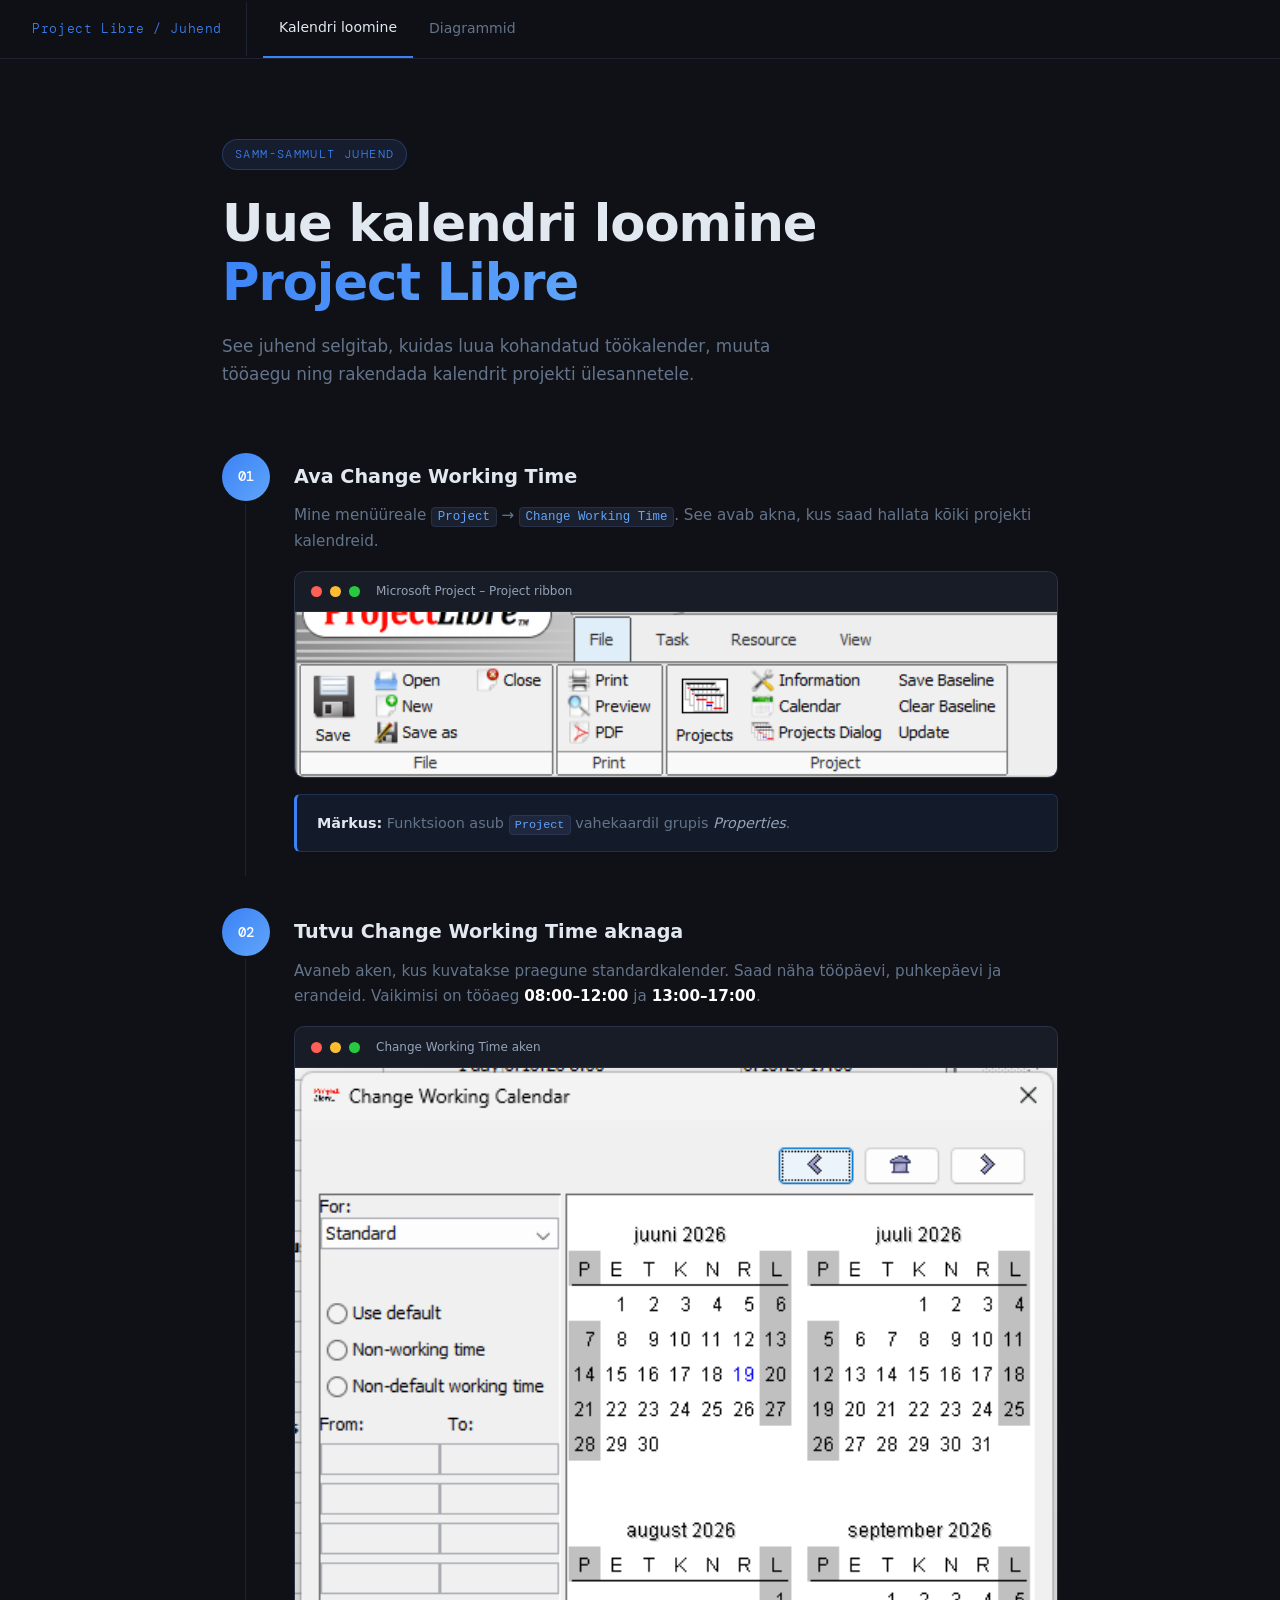
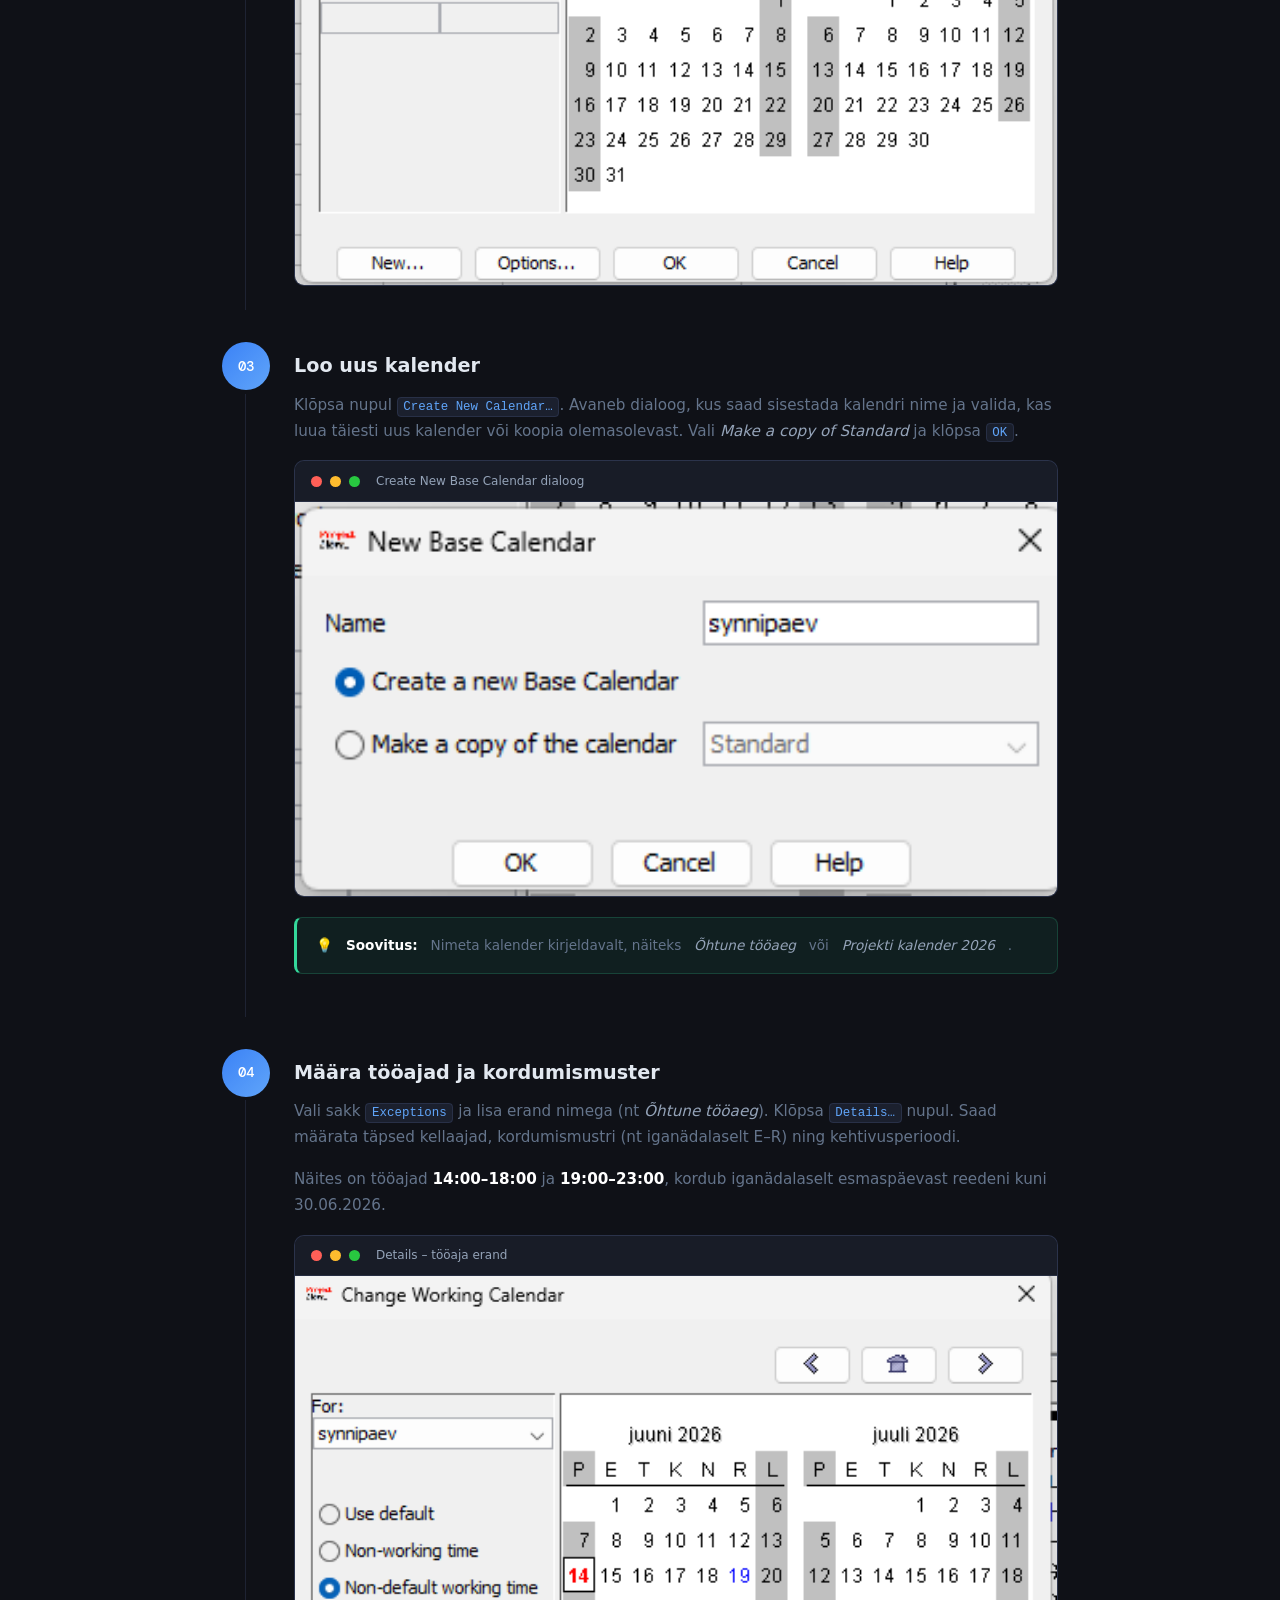
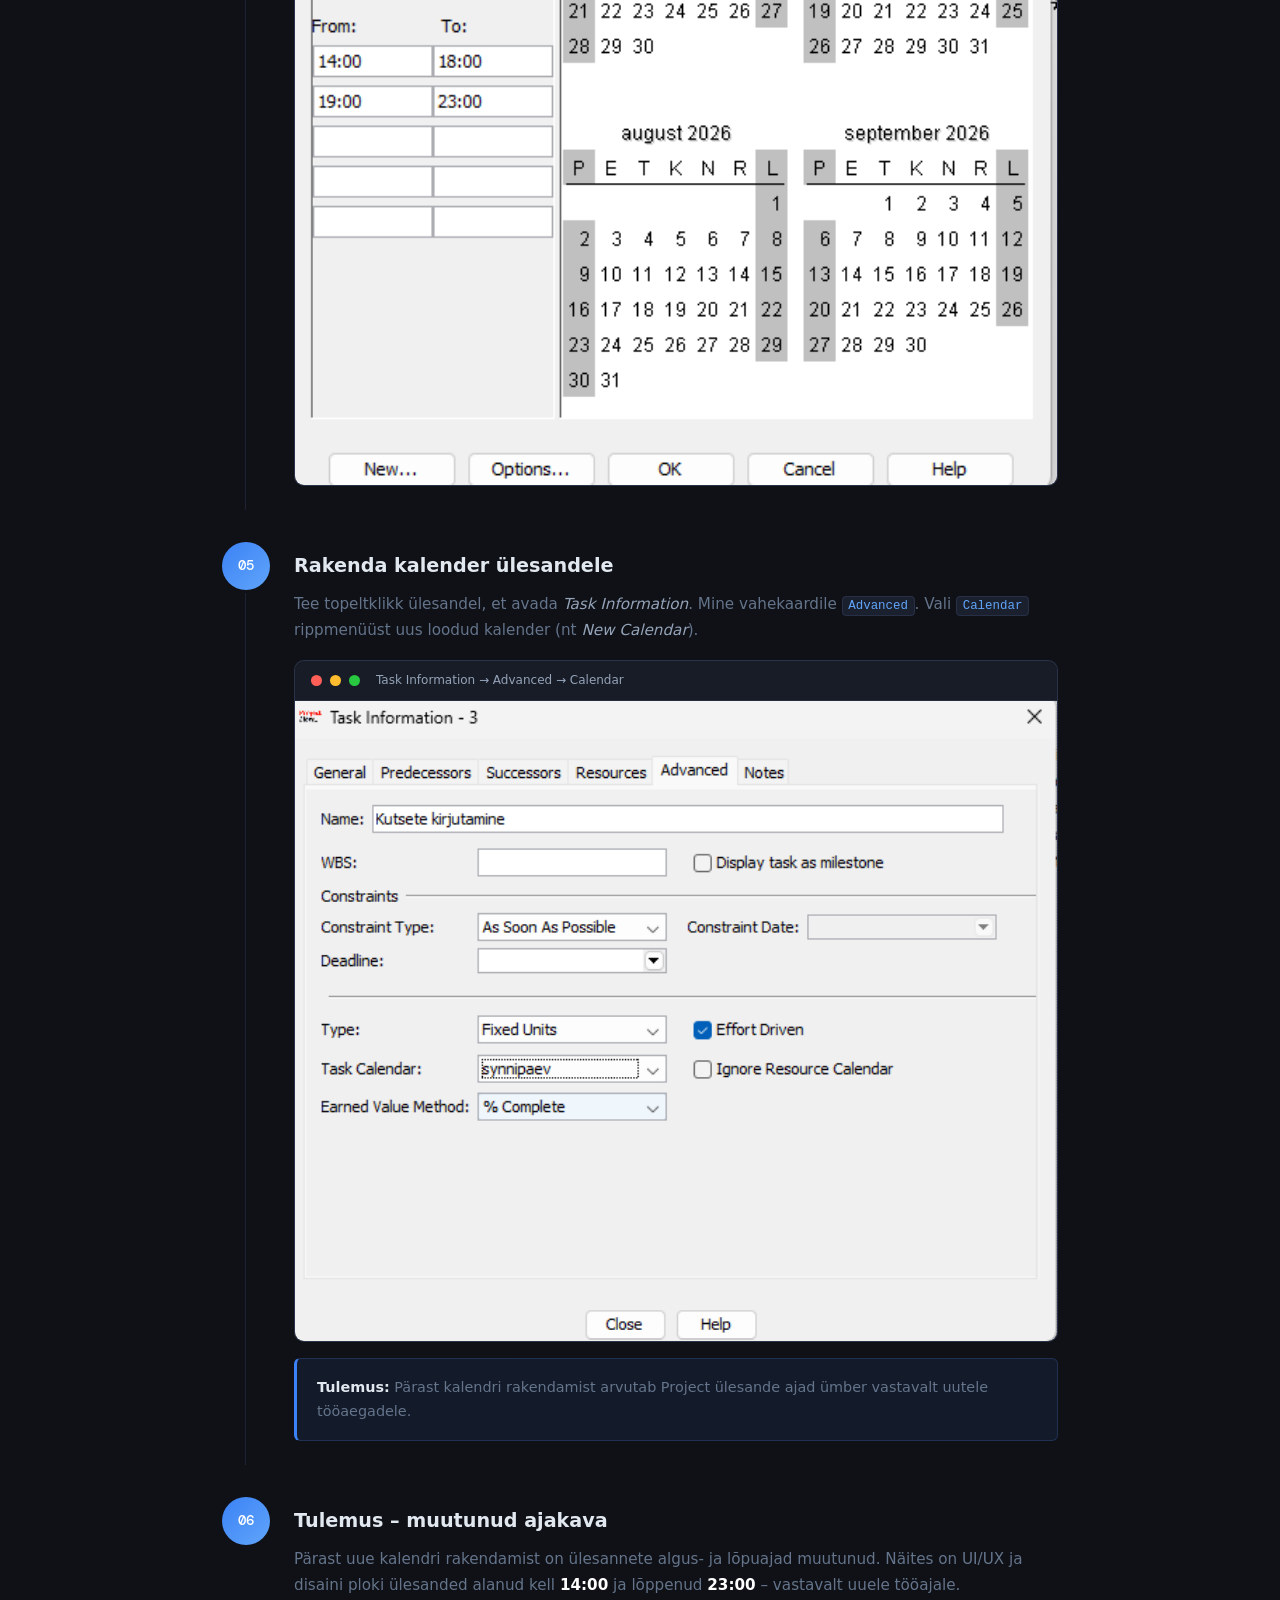
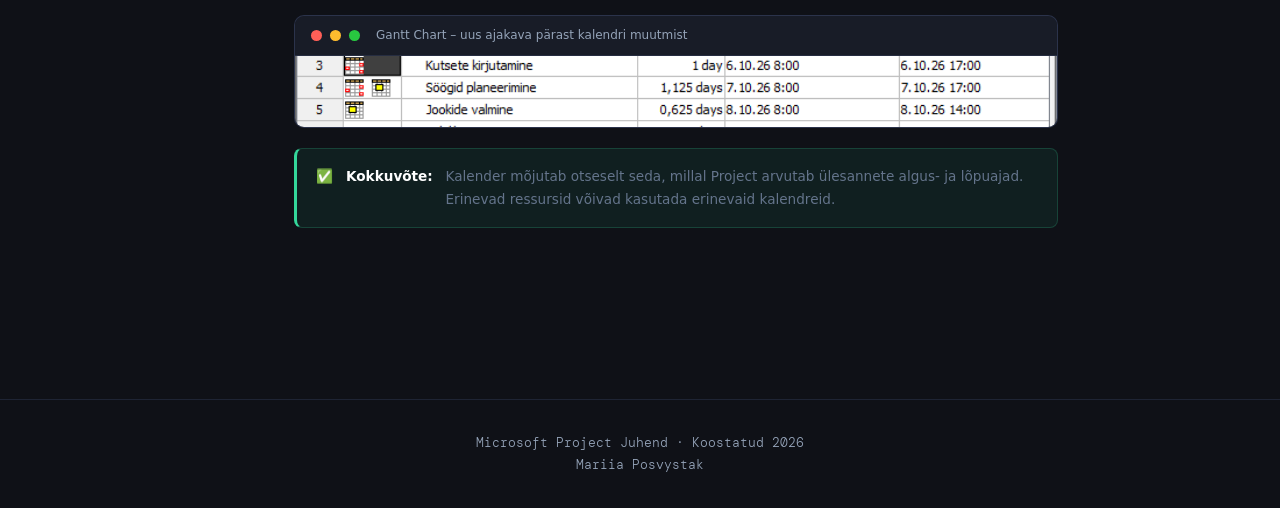
<file: index.html>
<!DOCTYPE html>
<html lang="et">
<head>
<meta charset="UTF-8">
<meta name="viewport" content="width=device-width, initial-scale=1.0">
<title>Project Libre – Kalendri loomine</title>
<link rel="stylesheet" href="style.css" />
</head>
<body>

<nav>
  <div class="nav-logo">Project Libre  / Juhend</div>
  <a href="index.html" class="active">Kalendri loomine</a>
  <a href="diagramm.html">Diagrammid</a>
</nav>

<div class="hero">
  <div class="hero-tag">Samm-sammult juhend</div>
  <h1>Uue kalendri loomine<br><span>Project Libre</span></h1>
  <p>See juhend selgitab, kuidas luua kohandatud töökalender, muuta tööaegu ning rakendada kalendrit projekti ülesannetele.</p>
</div>

<div class="content">

  <div class="step">
    <div class="step-num">01</div>
    <div class="step-body">
      <h2>Ava Change Working Time</h2>
      <p>Mine menüüreale <code>Project</code> → <code>Change Working Time</code>. See avab akna, kus saad hallata kõiki projekti kalendreid.</p>
      <div class="screenshot">
        <div class="screenshot-bar"><div class="dot dot-r"></div><div class="dot dot-y"></div><div class="dot dot-g"></div><span style="font-size:0.75rem;color:var(--text-dim);margin-left:0.5rem">Microsoft Project – Project ribbon</span></div>
        <img src="Pildid/libre_1.png" alt="Project menüü – Change Working Time nupp">
      </div>
      <div class="info-box"><strong>Märkus:</strong> Funktsioon asub <code>Project</code> vahekaardil grupis <em>Properties</em>.</div>
    </div>
  </div>

  <div class="step">
    <div class="step-num">02</div>
    <div class="step-body">
      <h2>Tutvu Change Working Time aknaga</h2>
      <p>Avaneb aken, kus kuvatakse praegune standardkalender. Saad näha tööpäevi, puhkepäevi ja erandeid. Vaikimisi on tööaeg <strong>08:00–12:00</strong> ja <strong>13:00–17:00</strong>.</p>
      <div class="screenshot">
        <div class="screenshot-bar"><div class="dot dot-r"></div><div class="dot dot-y"></div><div class="dot dot-g"></div><span style="font-size:0.75rem;color:var(--text-dim);margin-left:0.5rem">Change Working Time aken</span></div>
        <img src="Pildid/libre_2.png" alt="Change Working Time aken – standardkalender">
      </div>
    </div>
  </div>

  <div class="step">
    <div class="step-num">03</div>
    <div class="step-body">
      <h2>Loo uus kalender</h2>
      <p>Klõpsa nupul <code>Create New Calendar…</code>. Avaneb dialoog, kus saad sisestada kalendri nime ja valida, kas luua täiesti uus kalender või koopia olemasolevast. Vali <em>Make a copy of Standard</em> ja klõpsa <code>OK</code>.</p>
      <div class="screenshot">
        <div class="screenshot-bar"><div class="dot dot-r"></div><div class="dot dot-y"></div><div class="dot dot-g"></div><span style="font-size:0.75rem;color:var(--text-dim);margin-left:0.5rem">Create New Base Calendar dialoog</span></div>
       <img src="Pildid/libre_3.png" alt="Uue kalendri loomise dialoog">
      </div>
      <div class="tip-box">💡 <strong>Soovitus:</strong> Nimeta kalender kirjeldavalt, näiteks <em>Õhtune tööaeg</em> või <em>Projekti kalender 2026</em>.</div>
    </div>
  </div>

  <div class="step">
    <div class="step-num">04</div>
    <div class="step-body">
      <h2>Määra tööajad ja kordumismuster</h2>
      <p>Vali sakk <code>Exceptions</code> ja lisa erand nimega (nt <em>Õhtune tööaeg</em>). Klõpsa <code>Details…</code> nupul. Saad määrata täpsed kellaajad, kordumismustri (nt iganädalaselt E–R) ning kehtivusperioodi.</p>
      <p>Näites on tööajad <strong>14:00–18:00</strong> ja <strong>19:00–23:00</strong>, kordub iganädalaselt esmaspäevast reedeni kuni 30.06.2026.</p>
      <div class="screenshot">
        <div class="screenshot-bar"><div class="dot dot-r"></div><div class="dot dot-y"></div><div class="dot dot-g"></div><span style="font-size:0.75rem;color:var(--text-dim);margin-left:0.5rem">Details – tööaja erand</span></div>
        <img src="Pildid/libre_4.png" alt="Erandite detailide aken – tööajad ja kordumismuster">
      </div>
    </div>
  </div>

  <div class="step">
    <div class="step-num">05</div>
    <div class="step-body">
      <h2>Rakenda kalender ülesandele</h2>
      <p>Tee topeltklikk ülesandel, et avada <em>Task Information</em>. Mine vahekaardile <code>Advanced</code>. Vali <code>Calendar</code> rippmenüüst uus loodud kalender (nt <em>New Calendar</em>).</p>
      <div class="screenshot">
        <div class="screenshot-bar"><div class="dot dot-r"></div><div class="dot dot-y"></div><div class="dot dot-g"></div><span style="font-size:0.75rem;color:var(--text-dim);margin-left:0.5rem">Task Information → Advanced → Calendar</span></div>
        <img src="Pildid/libre_5.png" alt="Task Information – kalendri valik Advanced vahekaardil">
      </div>
      <div class="info-box"><strong>Tulemus:</strong> Pärast kalendri rakendamist arvutab Project ülesande ajad ümber vastavalt uutele tööaegadele.</div>
    </div>
  </div>

  <div class="step">
    <div class="step-num">06</div>
    <div class="step-body">
      <h2>Tulemus – muutunud ajakava</h2>
      <p>Pärast uue kalendri rakendamist on ülesannete algus- ja lõpuajad muutunud. Näites on UI/UX ja disaini ploki ülesanded alanud kell <strong>14:00</strong> ja lõppenud <strong>23:00</strong> – vastavalt uuele tööajale.</p>
      <div class="screenshot">
        <div class="screenshot-bar"><div class="dot dot-r"></div><div class="dot dot-y"></div><div class="dot dot-g"></div><span style="font-size:0.75rem;color:var(--text-dim);margin-left:0.5rem">Gantt Chart – uus ajakava pärast kalendri muutmist</span></div>
        <img src="Pildid/libre_6.png" alt="Gantt chart – ülesanded uue tööajaga">
      </div>
      <div class="tip-box">✅ <strong>Kokkuvõte:</strong> Kalender mõjutab otseselt seda, millal Project arvutab ülesannete algus- ja lõpuajad. Erinevad ressursid võivad kasutada erinevaid kalendreid.</div>
    </div>
  </div>

</div>

<footer>Microsoft Project Juhend · Koostatud 2026 <br> Mariia Posvystak</footer>
</body>
</html>
</file>
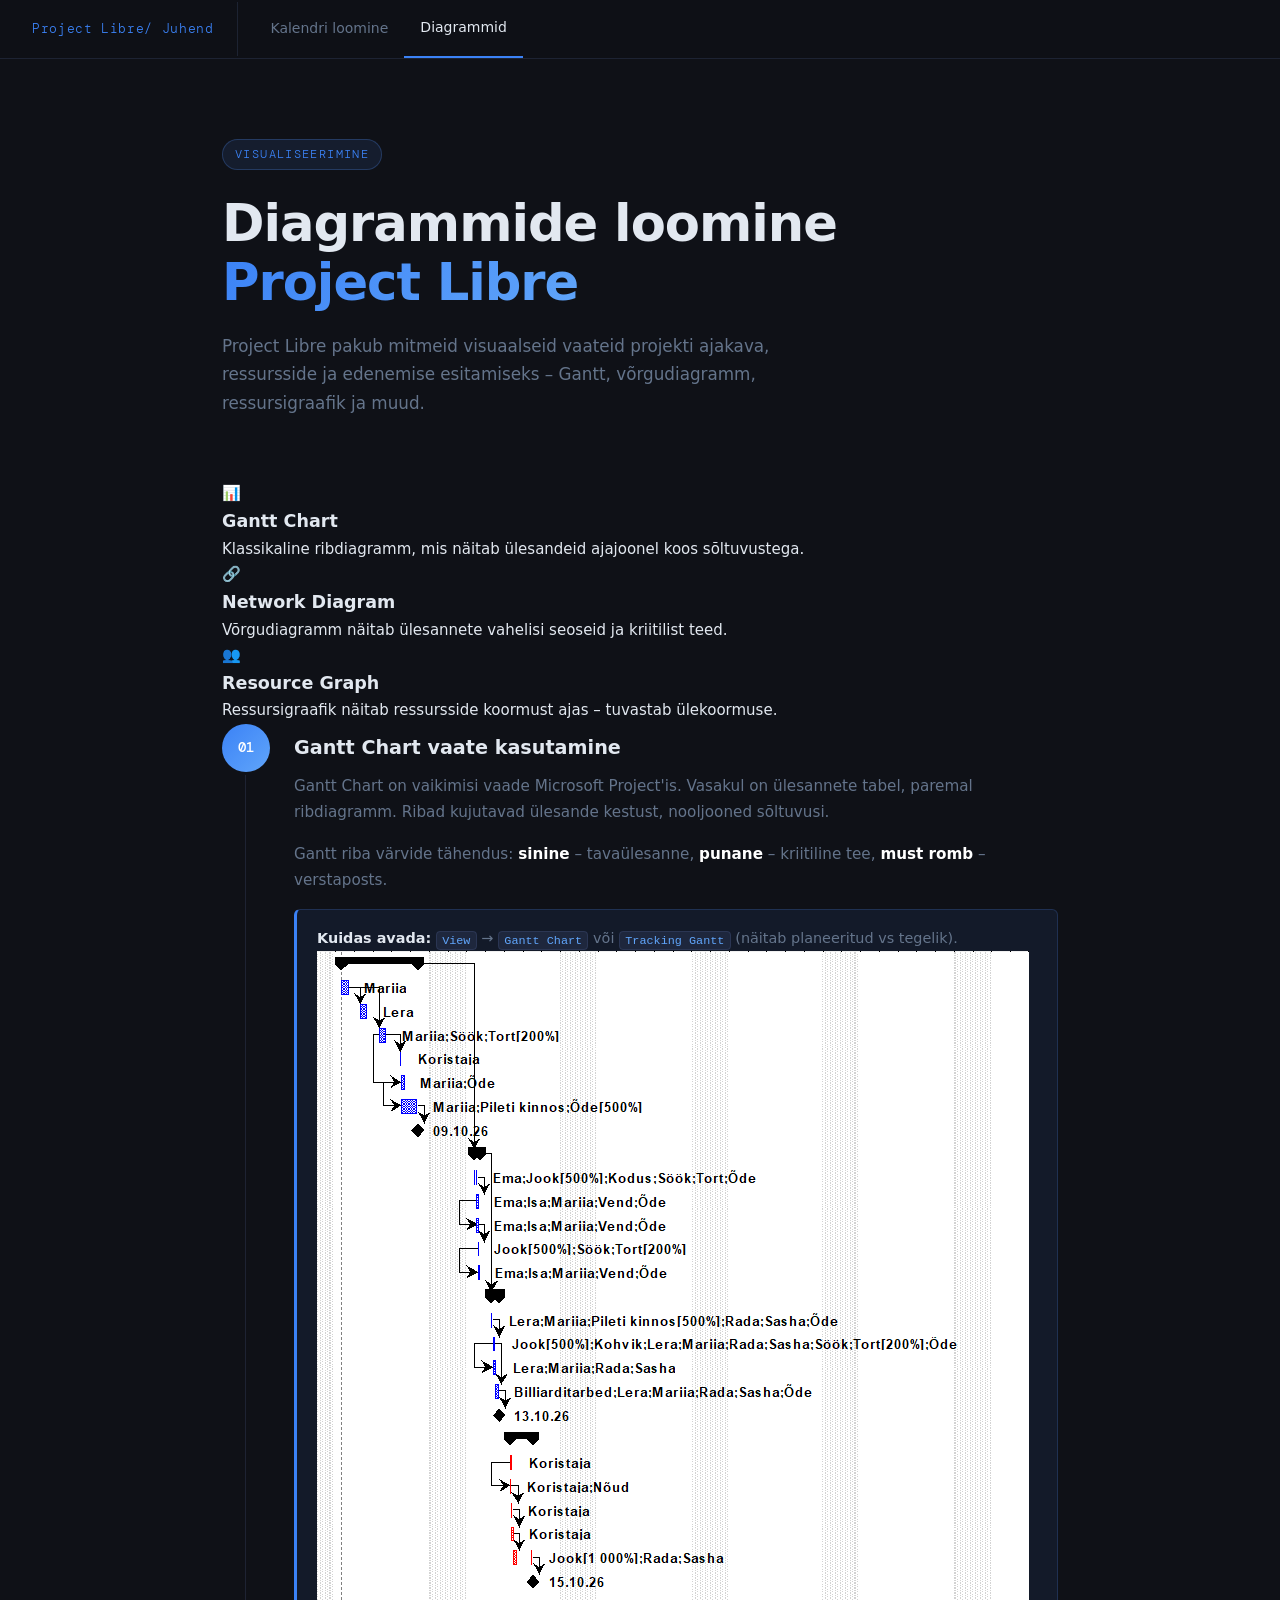
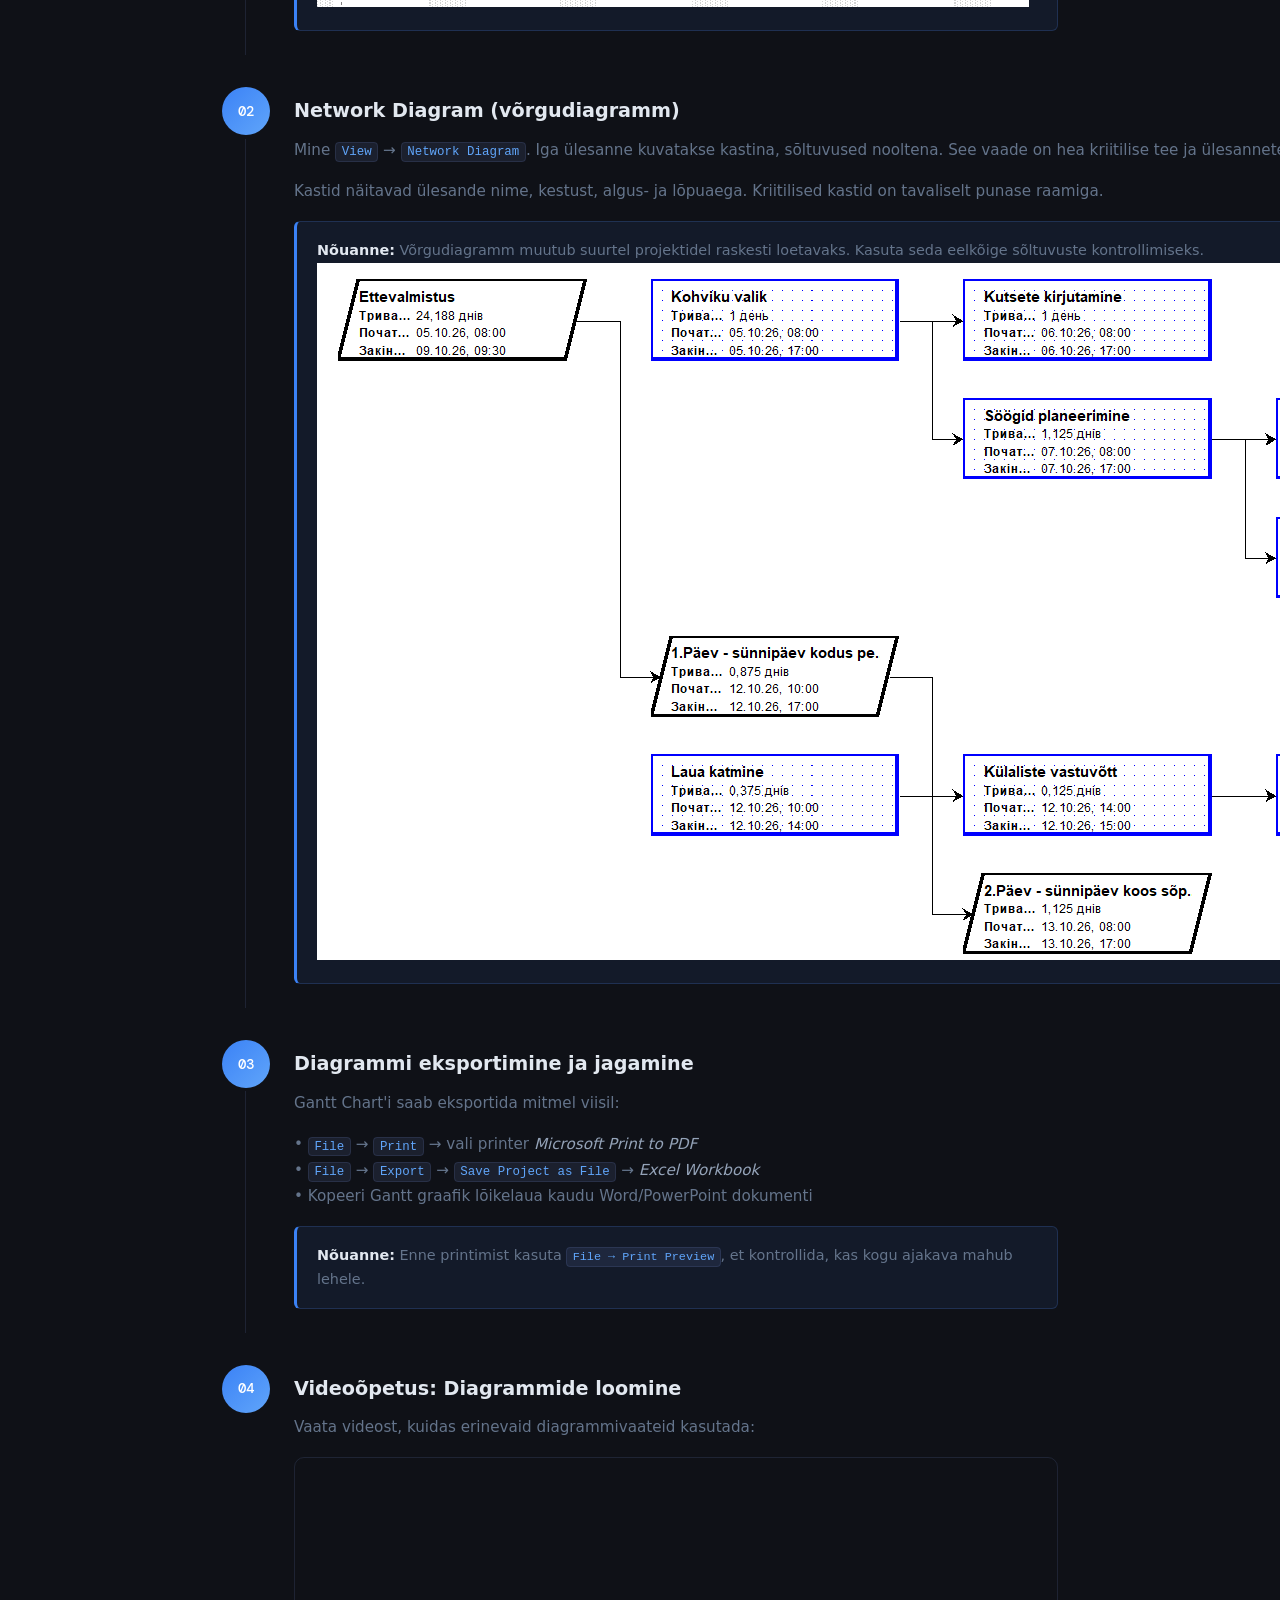
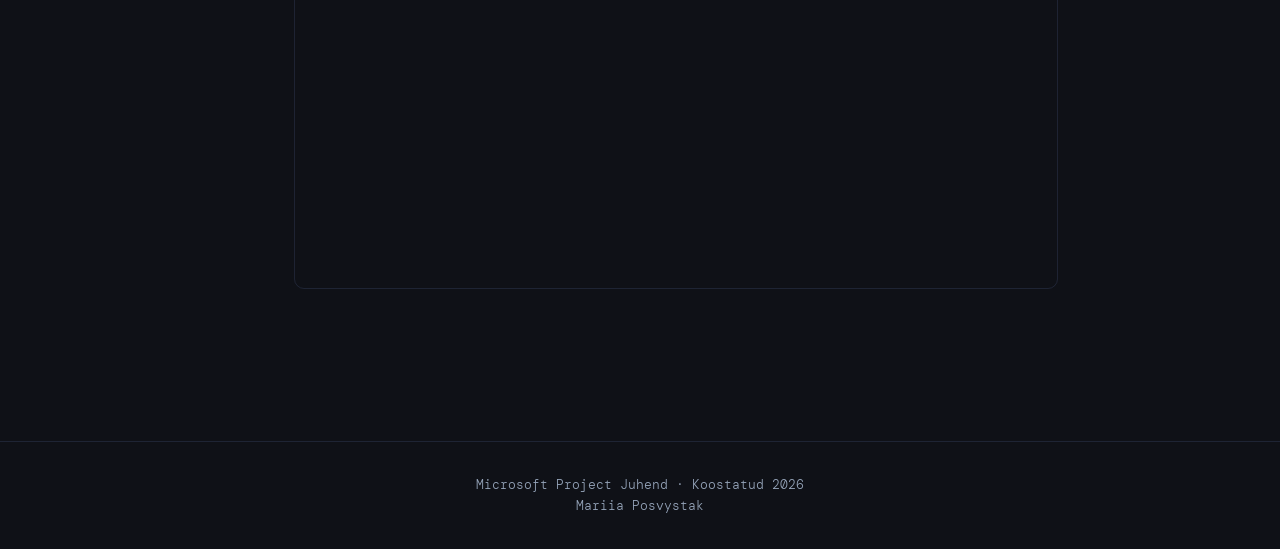
<file: diagramm.html>
<!DOCTYPE html>
<html lang="et">
<head>
<meta charset="UTF-8">
<meta name="viewport" content="width=device-width, initial-scale=1.0">
<title>Project Libre – Diagrammide loomine</title>
<link rel="stylesheet" href="style.css" />
</head>
<body>

<nav>
  <div class="nav-logo">Project Libre/ Juhend</div>
  <a href="index.html">Kalendri loomine</a>
  <a href="diagramm.html" class="active">Diagrammid</a>
</nav>

<div class="hero">
  <div class="hero-tag">Visualiseerimine</div>
  <h1>Diagrammide loomine<br><span>Project Libre</span></h1>
  <p>Project Libre pakub mitmeid visuaalseid vaateid projekti ajakava, ressursside ja edenemise esitamiseks – Gantt, võrgudiagramm, ressursigraafik ja muud.</p>
</div>

<div class="content">

  <div class="type-grid">
    <div class="type-card">
      <div class="icon">📊</div>
      <h3>Gantt Chart</h3>
      <p>Klassikaline ribdiagramm, mis näitab ülesandeid ajajoonel koos sõltuvustega.</p>
    </div>
    <div class="type-card">
      <div class="icon">🔗</div>
      <h3>Network Diagram</h3>
      <p>Võrgudiagramm näitab ülesannete vahelisi seoseid ja kriitilist teed.</p>
    </div>
    <div class="type-card">
      <div class="icon">👥</div>
      <h3>Resource Graph</h3>
      <p>Ressursigraafik näitab ressursside koormust ajas – tuvastab ülekoormuse.</p>
    </div>
  </div>

  <div class="step">
    <div class="step-num">01</div>
    <div class="step-body">
      <h2>Gantt Chart vaate kasutamine</h2>
      <p>Gantt Chart on vaikimisi vaade Microsoft Project'is. Vasakul on ülesannete tabel, paremal ribdiagramm. Ribad kujutavad ülesande kestust, nooljooned sõltuvusi.</p>
      <p>Gantt riba värvide tähendus: <strong>sinine</strong> – tavaülesanne, <strong>punane</strong> – kriitiline tee, <strong>must romb</strong> – verstaposts.</p>
      <div class="info-box"><strong>Kuidas avada:</strong> <code>View</code> → <code>Gantt Chart</code> või <code>Tracking Gantt</code> (näitab planeeritud vs tegelik).
      <img src="Pildid/diag_gr.png" alt="Project menüü – Change Working Time nupp"></div>
    </div>
  </div>

  <div class="step">
    <div class="step-num">02</div>
    <div class="step-body">
      <h2>Network Diagram (võrgudiagramm)</h2>
      <p>Mine <code>View</code> → <code>Network Diagram</code>. Iga ülesanne kuvatakse kastina, sõltuvused nooltena. See vaade on hea kriitilise tee ja ülesannete seoste analüüsimiseks.</p>
      <p>Kastid näitavad ülesande nime, kestust, algus- ja lõpuaega. Kriitilised kastid on tavaliselt punase raamiga.</p>
      <div class="info-box"><strong>Nõuanne:</strong> Võrgudiagramm muutub suurtel projektidel raskesti loetavaks. Kasuta seda eelkõige sõltuvuste kontrollimiseks.
      <img src="Pildid/diag.png" alt="Project menüü – Change Working Time nupp"></div>
    </div>
  </div>
  
  <div class="step">
    <div class="step-num">03</div>
    <div class="step-body">
      <h2>Diagrammi eksportimine ja jagamine</h2>
      <p>Gantt Chart'i saab eksportida mitmel viisil:</p>
      <p>• <code>File</code> → <code>Print</code> → vali printer <em>Microsoft Print to PDF</em><br>
         • <code>File</code> → <code>Export</code> → <code>Save Project as File</code> → <em>Excel Workbook</em><br>
         • Kopeeri Gantt graafik lõikelaua kaudu Word/PowerPoint dokumenti</p>
      <div class="info-box"><strong>Nõuanne:</strong> Enne printimist kasuta <code>File → Print Preview</code>, et kontrollida, kas kogu ajakava mahub lehele.</div>
    </div>
  </div>

  <div class="step">
    <div class="step-num">04</div>
    <div class="step-body">
      <h2>Videoõpetus: Diagrammide loomine</h2>
      <p>Vaata videost, kuidas erinevaid diagrammivaateid kasutada:</p>
      <div class="video-wrap">
        <iframe src="https://www.youtube.com/embed/iTpoBlkR0OE" allowfullscreen title="Diagrammide loomine MS Project'is"></iframe>
      </div>
    </div>
  </div>

</div>

<footer>Microsoft Project Juhend · Koostatud 2026<br>Mariia Posvystak</footer>
</body>
</html>
</file>
<file: style.css>
@import url('https://fonts.googleapis.com/css2?family=DM+Sans:wght@300;400;500;600;700&family=DM+Mono:wght@400;500&display=swap');

:root {
  --bg: #0f1117;
  --surface: #181c27;
  --surface2: #1e2333;
  --border: #2a2f42;
  --accent: #4f8ef7;
  --accent2: #7c5cfc;
  --success: #34d89b;
  --text: #e8eaf6;
  --text-muted: #8892a4;
  --text-dim: #5a6278;
  --step-bg: #1a1f2e;
}

* { box-sizing: border-box; margin: 0; padding: 0; }

html { scroll-behavior: smooth; }

body {
  font-family: 'DM Sans', sans-serif;
  background: var(--bg);
  color: var(--text);
  min-height: 100vh;
  line-height: 1.65;
}

/* NAV */
nav {
  position: sticky; top: 0; z-index: 100;
  background: rgba(15,17,23,0.92);
  backdrop-filter: blur(12px);
  border-bottom: 1px solid var(--border);
  padding: 0 2rem;
  display: flex; align-items: center; gap: 0;
}

.nav-logo {
  font-family: 'DM Mono', monospace;
  font-size: 0.8rem;
  color: var(--accent);
  padding: 1rem 1.5rem 1rem 0;
  border-right: 1px solid var(--border);
  margin-right: 1rem;
  white-space: nowrap;
  letter-spacing: 0.05em;
}

nav a {
  color: var(--text-muted);
  text-decoration: none;
  font-size: 0.875rem;
  font-weight: 500;
  padding: 1rem 1rem;
  transition: color 0.2s;
  white-space: nowrap;
}

nav a:hover, nav a.active {
  color: var(--text);
}

nav a.active {
  border-bottom: 2px solid var(--accent);
}

/* HERO */
.hero {
  padding: 5rem 2rem 4rem;
  max-width: 900px;
  margin: 0 auto;
}

.hero-tag {
  display: inline-block;
  font-family: 'DM Mono', monospace;
  font-size: 0.72rem;
  letter-spacing: 0.12em;
  text-transform: uppercase;
  color: var(--accent);
  background: rgba(79,142,247,0.1);
  border: 1px solid rgba(79,142,247,0.25);
  padding: 0.3rem 0.75rem;
  border-radius: 2rem;
  margin-bottom: 1.5rem;
}

.hero h1 {
  font-size: clamp(2rem, 5vw, 3.2rem);
  font-weight: 700;
  line-height: 1.15;
  margin-bottom: 1.25rem;
  letter-spacing: -0.02em;
}

.hero h1 span {
  background: linear-gradient(135deg, var(--accent), var(--accent2));
  -webkit-background-clip: text;
  -webkit-text-fill-color: transparent;
  background-clip: text;
}

.hero p {
  font-size: 1.05rem;
  color: var(--text-muted);
  max-width: 620px;
}

/* CONTENT */
.content {
  max-width: 900px;
  margin: 0 auto;
  padding: 0 2rem 6rem;
}

/* STEP CARDS */
.step {
  display: grid;
  grid-template-columns: 3rem 1fr;
  gap: 0 1.5rem;
  margin-bottom: 3.5rem;
  position: relative;
}

.step::after {
  content: '';
  position: absolute;
  left: 1.45rem;
  top: 3.2rem;
  bottom: -1.5rem;
  width: 1px;
  background: var(--border);
}

.step:last-child::after { display: none; }

.step-num {
  width: 3rem; height: 3rem;
  border-radius: 50%;
  background: linear-gradient(135deg, var(--accent), var(--accent2));
  display: flex; align-items: center; justify-content: center;
  font-family: 'DM Mono', monospace;
  font-size: 0.85rem;
  font-weight: 500;
  color: #fff;
  flex-shrink: 0;
  position: relative;
  z-index: 1;
}

.step-body h2 {
  font-size: 1.2rem;
  font-weight: 600;
  margin-bottom: 0.6rem;
  padding-top: 0.5rem;
}

.step-body p {
  color: var(--text-muted);
  font-size: 0.95rem;
  margin-bottom: 1rem;
}

/* SCREENSHOT */
.screenshot {
  border: 1px solid var(--border);
  border-radius: 10px;
  overflow: hidden;
  background: var(--surface2);
  margin-top: 1rem;
}

.screenshot-bar {
  background: var(--surface);
  padding: 0.6rem 1rem;
  display: flex; align-items: center; gap: 0.5rem;
  border-bottom: 1px solid var(--border);
}

.dot { width:10px; height:10px; border-radius:50%; }
.dot-r { background:#ff5f57; }
.dot-y { background:#febc2e; }
.dot-g { background:#28c840; }

.screenshot img {
  width: 100%;
  display: block;
}

/* INFO BOX */
.info-box {
  background: rgba(79,142,247,0.08);
  border: 1px solid rgba(79,142,247,0.2);
  border-left: 3px solid var(--accent);
  border-radius: 6px;
  padding: 1rem 1.25rem;
  margin-top: 1rem;
  font-size: 0.9rem;
  color: var(--text-muted);
}

.info-box strong { color: var(--text); }

/* TIP BOX */
.tip-box {
  background: rgba(52,216,155,0.07);
  border: 1px solid rgba(52,216,155,0.2);
  border-left: 3px solid var(--success);
  border-radius: 6px;
  padding: 1rem 1.25rem;
  margin-top: 1rem;
  font-size: 0.9rem;
  color: var(--text-muted);
}

/* CODE / PATH */
code {
  font-family: 'DM Mono', monospace;
  font-size: 0.82rem;
  background: var(--surface2);
  border: 1px solid var(--border);
  padding: 0.15rem 0.5rem;
  border-radius: 4px;
  color: var(--accent);
}

/* SECTION DIVIDER */
.divider {
  border: none;
  border-top: 1px solid var(--border);
  margin: 3rem 0;
}

/* VIDEO EMBED */
.video-wrap {
  position: relative;
  padding-bottom: 56.25%;
  height: 0;
  overflow: hidden;
  border-radius: 10px;
  border: 1px solid var(--border);
  margin-top: 1rem;
}

.video-wrap iframe {
  position: absolute; top:0; left:0;
  width:100%; height:100%;
  border:none;
}

/* FOOTER */
footer {
  border-top: 1px solid var(--border);
  padding: 2rem;
  text-align: center;
  font-size: 0.8rem;
  color: var(--text-dim);
  font-family: 'DM Mono', monospace;
}/* ============================================================
   Microsoft Project — Kalendri loomise juhend
   style.css
   ============================================================ */

/* ---------- VARIABLES ---------- */
:root {
  --bg:          #0f1117;
  --bg2:         #161922;
  --bg3:         #1c2030;
  --border:      rgba(99, 120, 180, 0.18);
  --accent:      #3b82f6;
  --accent2:     #60a5fa;
  --accent-dim:  rgba(59, 130, 246, 0.12);
  --green:       #22c55e;
  --green-dim:   rgba(34, 197, 94, 0.12);
  --yellow:      #eab308;
  --yellow-dim:  rgba(234, 179, 8, 0.12);
  --red:         #ef4444;
  --text:        #e2e8f0;
  --text-muted:  #64748b;
  --text-dim:    #94a3b8;
  --code-bg:     rgba(99, 120, 180, 0.14);
  --radius:      8px;
  --radius-sm:   4px;
  --max-w:       860px;
  --tr:          0.22s ease;
  --font-sans:   'IBM Plex Sans', system-ui, sans-serif;
  --font-mono:   'IBM Plex Mono', monospace;
}

/* ---------- RESET ---------- */
*, *::before, *::after { box-sizing: border-box; margin: 0; padding: 0; }
html { scroll-behavior: smooth; }
body {
  background: var(--bg);
  color: var(--text);
  font-family: var(--font-sans);
  font-weight: 300;
  line-height: 1.7;
  font-size: 15px;
}
a { color: var(--accent2); text-decoration: none; transition: color var(--tr); }
a:hover { color: #fff; }
code {
  font-family: var(--font-mono);
  font-size: 0.82em;
  background: var(--code-bg);
  padding: 0.15em 0.45em;
  border-radius: var(--radius-sm);
  color: var(--accent2);
}
strong { font-weight: 600; color: #fff; }
em { font-style: italic; color: var(--text-dim); }
p { margin-bottom: 0.9rem; }
p:last-child { margin-bottom: 0; }

/* ---------- HEADER ---------- */
.site-header {
  position: relative;
  overflow: hidden;
  padding: 5rem 2rem 4rem;
  background: var(--bg2);
  border-bottom: 1px solid var(--border);
  text-align: center;
}

.header-grid-bg {
  position: absolute;
  inset: 0;
  background-image:
    linear-gradient(var(--border) 1px, transparent 1px),
    linear-gradient(90deg, var(--border) 1px, transparent 1px);
  background-size: 40px 40px;
  pointer-events: none;
  mask-image: radial-gradient(ellipse 80% 60% at 50% 50%, black 30%, transparent 80%);
}

.header-inner { position: relative; z-index: 1; max-width: var(--max-w); margin: 0 auto; }

.header-badge {
  display: inline-block;
  font-family: var(--font-mono);
  font-size: 0.72rem;
  letter-spacing: 0.12em;
  text-transform: uppercase;
  color: var(--accent2);
  background: var(--accent-dim);
  border: 1px solid rgba(59, 130, 246, 0.3);
  padding: 0.3rem 0.9rem;
  border-radius: 100px;
  margin-bottom: 1.4rem;
}

.site-title {
  font-size: clamp(2rem, 5vw, 3.2rem);
  font-weight: 300;
  line-height: 1.15;
  letter-spacing: -0.02em;
  color: #fff;
  margin-bottom: 1rem;
}
.site-title span { color: var(--accent2); }

.site-desc {
  font-size: 1rem;
  color: var(--text-dim);
  max-width: 560px;
  margin: 0 auto 1.8rem;
  line-height: 1.6;
}

.header-meta {
  display: flex;
  justify-content: center;
  gap: 1.5rem;
  flex-wrap: wrap;
  font-family: var(--font-mono);
  font-size: 0.75rem;
  color: var(--text-muted);
}

/* ---------- TOC ---------- */
.toc {
  background: var(--bg3);
  border-bottom: 1px solid var(--border);
  padding: 1rem 2rem;
  position: sticky;
  top: 0;
  z-index: 50;
}
.toc-inner {
  max-width: var(--max-w);
  margin: 0 auto;
  display: flex;
  align-items: center;
  gap: 1.5rem;
  flex-wrap: wrap;
}
.toc-label {
  font-family: var(--font-mono);
  font-size: 0.7rem;
  text-transform: uppercase;
  letter-spacing: 0.1em;
  color: var(--text-muted);
  white-space: nowrap;
}
.toc-list {
  list-style: none;
  display: flex;
  gap: 1.5rem;
  flex-wrap: wrap;
  counter-reset: toc;
}
.toc-list li { counter-increment: toc; }
.toc-list a {
  font-size: 0.78rem;
  color: var(--text-dim);
}
.toc-list a::before {
  content: counter(toc) ". ";
  color: var(--text-muted);
  font-family: var(--font-mono);
  font-size: 0.7em;
}
.toc-list a:hover { color: var(--accent2); }

/* ---------- SECTIONS ---------- */
.section { padding: 4rem 2rem; }
.section--alt { background: var(--bg2); }
.section-inner { max-width: var(--max-w); margin: 0 auto; }

.step-badge {
  display: inline-block;
  font-family: var(--font-mono);
  font-size: 0.68rem;
  text-transform: uppercase;
  letter-spacing: 0.15em;
  color: var(--accent);
  background: var(--accent-dim);
  border: 1px solid rgba(59, 130, 246, 0.25);
  padding: 0.2rem 0.7rem;
  border-radius: 100px;
  margin-bottom: 0.75rem;
}

.section-title {
  font-size: clamp(1.5rem, 3.5vw, 2.1rem);
  font-weight: 300;
  color: #fff;
  letter-spacing: -0.02em;
  margin-bottom: 1.2rem;
  line-height: 1.2;
}

/* ---------- INFO CARDS ---------- */
.info-grid {
  display: grid;
  grid-template-columns: repeat(auto-fit, minmax(220px, 1fr));
  gap: 1rem;
  margin: 1.5rem 0;
}
.info-card {
  background: var(--bg3);
  border: 1px solid var(--border);
  border-radius: var(--radius);
  padding: 1.4rem;
  transition: border-color var(--tr);
}
.info-card:hover { border-color: rgba(99, 120, 180, 0.4); }
.info-card__icon { font-size: 1.6rem; margin-bottom: 0.6rem; }
.info-card h3 {
  font-size: 0.95rem;
  font-weight: 600;
  color: #fff;
  margin-bottom: 0.4rem;
}
.info-card p { font-size: 0.83rem; color: var(--text-dim); margin: 0; }

/* ---------- TIP BOXES ---------- */
.tip-box {
  display: flex;
  gap: 0.8rem;
  padding: 1rem 1.2rem;
  border-radius: var(--radius);
  margin: 1.2rem 0;
  font-size: 0.85rem;
  align-items: flex-start;
}
.tip-icon { font-size: 1rem; flex-shrink: 0; margin-top: 0.1rem; }
.tip-box--blue  { background: var(--accent-dim); border: 1px solid rgba(59,130,246,.25); }
.tip-box--green { background: var(--green-dim);  border: 1px solid rgba(34,197,94,.25); }
.tip-box--yellow{ background: var(--yellow-dim); border: 1px solid rgba(234,179,8,.25); color: #fef08a; }
.tip-box--inline {
  background: var(--yellow-dim);
  border: 1px solid rgba(234,179,8,.25);
  border-radius: var(--radius-sm);
  padding: 0.5rem 0.8rem;
  font-size: 0.8rem;
  color: #fef08a;
  margin-top: 0.8rem;
}

/* ---------- SCREENSHOT MOCK ---------- */
.screenshot-wrap {
  margin: 1.8rem 0;
  border: 1px solid var(--border);
  border-radius: var(--radius);
  overflow: hidden;
  box-shadow: 0 8px 32px rgba(0,0,0,0.4);
}
.screenshot-toolbar {
  display: flex;
  align-items: center;
  gap: 0.5rem;
  background: #252933;
  padding: 0.55rem 0.9rem;
  border-bottom: 1px solid var(--border);
}
.dot {
  width: 11px; height: 11px;
  border-radius: 50%; flex-shrink: 0;
}
.dot--red    { background: #ef4444; }
.dot--yellow { background: #eab308; }
.dot--green  { background: #22c55e; }
.toolbar-title {
  font-family: var(--font-mono);
  font-size: 0.72rem;
  color: var(--text-muted);
  margin-left: 0.4rem;
}
.screenshot-body {
  background: #1e2235;
  padding: 1rem;
  overflow-x: auto;
}
.screenshot-body--pad { padding: 1.5rem; }
.screenshot-caption {
  background: var(--bg3);
  border-top: 1px solid var(--border);
  padding: 0.6rem 1rem;
  font-size: 0.78rem;
  color: var(--text-muted);
}

/* --- Ribbon --- */
.mock-ribbon {
  display: flex;
  align-items: center;
  gap: 0.3rem;
  background: #1a1f30;
  padding: 0.5rem 0.6rem;
  border-radius: var(--radius-sm);
  margin-bottom: 0.75rem;
  flex-wrap: wrap;
}
.ribbon-tab {
  font-family: var(--font-mono);
  font-size: 0.72rem;
  padding: 0.25rem 0.7rem;
  border-radius: var(--radius-sm);
  color: var(--text-muted);
  cursor: default;
}
.ribbon-tab--active {
  background: var(--accent-dim);
  color: var(--accent2);
  border: 1px solid rgba(59,130,246,0.3);
}
.ribbon-btns { display: flex; gap: 0.4rem; margin-left: auto; flex-wrap: wrap; }
.ribbon-btn {
  font-family: var(--font-mono);
  font-size: 0.7rem;
  background: #252a3d;
  border: 1px solid var(--border);
  color: var(--text-dim);
  padding: 0.3rem 0.7rem;
  border-radius: var(--radius-sm);
  cursor: default;
}
.ribbon-btn--highlight {
  background: var(--accent-dim);
  border-color: rgba(59,130,246,0.4);
  color: var(--accent2);
  font-weight: 500;
}

/* --- Mock Dialog --- */
.mock-dialog {
  background: #1a1f30;
  border: 1px solid var(--border);
  border-radius: var(--radius);
  padding: 1rem;
}
.mock-dialog--sm  { max-width: 380px; margin: 0 auto; }
.mock-dialog--md  { max-width: 480px; margin: 0 auto; }
.dialog-titlebar {
  font-family: var(--font-mono);
  font-size: 0.78rem;
  color: var(--accent2);
  font-weight: 500;
  padding-bottom: 0.6rem;
  border-bottom: 1px solid var(--border);
  margin-bottom: 0.8rem;
}
.dialog-row {
  display: flex;
  align-items: center;
  gap: 0.6rem;
  flex-wrap: wrap;
  font-size: 0.8rem;
  color: var(--text-dim);
  margin-bottom: 0.6rem;
}
.dialog-radios {
  display: flex;
  flex-direction: column;
  gap: 0.5rem;
  font-size: 0.82rem;
  color: var(--text-dim);
  margin-bottom: 0.8rem;
}
.dialog-radios label { display: flex; align-items: center; gap: 0.4rem; cursor: default; }
.dialog-namefield {
  display: flex;
  align-items: center;
  gap: 0.6rem;
  font-size: 0.82rem;
  color: var(--text-dim);
  margin-bottom: 0.8rem;
}
.dialog-btns {
  display: flex;
  gap: 0.5rem;
  justify-content: flex-end;
  margin-top: 0.6rem;
}
.dialog-btns--spread {
  display: flex;
  justify-content: space-between;
  align-items: center;
  gap: 0.5rem;
  margin-top: 0.8rem;
}
.dialog-btns--spread > div { display: flex; gap: 0.4rem; }
.dialog-tabs {
  display: flex;
  gap: 0.3rem;
  margin-bottom: 0.6rem;
  border-bottom: 1px solid var(--border);
  padding-bottom: 0.4rem;
}
.dtab {
  font-family: var(--font-mono);
  font-size: 0.72rem;
  padding: 0.25rem 0.7rem;
  border-radius: var(--radius-sm) var(--radius-sm) 0 0;
  color: var(--text-muted);
  cursor: default;
}
.dtab--active {
  background: var(--accent-dim);
  color: var(--accent2);
  border: 1px solid rgba(59,130,246,.25);
}
.exc-btns { display: flex; gap: 0.4rem; margin-top: 0.4rem; }

/* --- Project Info Grid --- */
.proj-info-grid {
  display: grid;
  grid-template-columns: auto 1fr;
  gap: 0.5rem 0.8rem;
  align-items: center;
  font-size: 0.82rem;
}
.proj-info-grid label { color: var(--text-muted); white-space: nowrap; font-size: 0.78rem; }
.label--hl { color: var(--yellow) !important; font-weight: 500; }
.mock-select--hl {
  border-color: rgba(234,179,8,.4) !important;
  background: rgba(234,179,8,.07) !important;
  color: #fef08a !important;
}

/* --- Shared form elements --- */
.mock-btn {
  font-family: var(--font-mono);
  font-size: 0.72rem;
  background: #252a3d;
  border: 1px solid var(--border);
  color: var(--text-dim);
  padding: 0.3rem 0.8rem;
  border-radius: var(--radius-sm);
  cursor: default;
}
.mock-btn--primary {
  background: var(--accent-dim);
  border-color: rgba(59,130,246,.4);
  color: var(--accent2);
}
.mock-btn--highlight {
  background: var(--accent-dim);
  border-color: rgba(59,130,246,.4);
  color: var(--accent2);
  font-weight: 500;
  white-space: nowrap;
}
.mock-select {
  font-family: var(--font-mono);
  font-size: 0.75rem;
  background: #252a3d;
  border: 1px solid var(--border);
  color: var(--text);
  padding: 0.25rem 0.5rem;
  border-radius: var(--radius-sm);
  cursor: default;
  appearance: none;
}
.mock-select--inline { padding: 0.1rem 0.3rem; font-size: 0.7rem; }
.mock-input {
  font-family: var(--font-mono);
  font-size: 0.75rem;
  background: #252a3d;
  border: 1px solid var(--border);
  color: var(--text);
  padding: 0.25rem 0.6rem;
  border-radius: var(--radius-sm);
  width: 100%;
  outline: none;
}
.mock-input--highlight {
  border-color: rgba(59,130,246,.4);
  background: var(--accent-dim);
  color: var(--accent2);
}

/* --- Calendar mock --- */
.mock-cal {
  background: #252a3d;
  border: 1px solid var(--border);
  border-radius: var(--radius-sm);
  padding: 0.6rem;
  margin-top: 0.6rem;
  max-width: 320px;
}
.mock-cal__header {
  display: flex;
  justify-content: space-between;
  font-family: var(--font-mono);
  font-size: 0.72rem;
  color: var(--text-dim);
  margin-bottom: 0.5rem;
  padding: 0 0.2rem;
}
.mock-cal__grid {
  display: grid;
  grid-template-columns: repeat(7, 1fr);
  gap: 2px;
}
.cal-dn {
  font-family: var(--font-mono);
  font-size: 0.62rem;
  text-align: center;
  color: var(--text-muted);
  padding: 0.15rem 0;
}
.cal-dn--we { color: #475569; }
.cal-d {
  font-family: var(--font-mono);
  font-size: 0.68rem;
  text-align: center;
  padding: 0.2rem 0.1rem;
  border-radius: 3px;
  color: var(--text-dim);
}
.cal-d--we  { color: #475569; background: rgba(71,85,105,.15); }
.cal-d--hol { background: rgba(59,130,246,.2); color: var(--accent2); font-weight: 500; }
.cal-legend {
  display: flex;
  gap: 1rem;
  margin-top: 0.5rem;
  font-size: 0.65rem;
  color: var(--text-muted);
}
.leg-dot {
  display: inline-block;
  width: 8px; height: 8px;
  border-radius: 2px;
  margin-right: 3px;
  vertical-align: middle;
}
.leg-dot--hol { background: rgba(59,130,246,.5); }
.leg-dot--we  { background: rgba(71,85,105,.5); }

/* --- Tables --- */
.mock-table {
  width: 100%;
  border-collapse: collapse;
  font-family: var(--font-mono);
  font-size: 0.75rem;
  margin-bottom: 0.2rem;
}
.mock-table--full { width: 100%; }
.mock-table--sm   { max-width: 200px; }
.mock-table th {
  text-align: left;
  padding: 0.3rem 0.5rem;
  background: rgba(99,120,180,.1);
  color: var(--text-muted);
  border: 1px solid var(--border);
}
.mock-table td {
  padding: 0.3rem 0.5rem;
  border: 1px solid var(--border);
  color: var(--text-dim);
}
.tr--selected { background: var(--accent-dim); color: var(--accent2) !important; }
.tr--selected td { color: var(--accent2); }
.tr--holiday td { color: var(--text-dim); }
.tr--hl td { background: rgba(234,179,8,.08); color: #fef08a; }

/* --- Working times panel --- */
.wt-panel {
  background: #252a3d;
  border: 1px solid var(--border);
  border-radius: var(--radius-sm);
  padding: 0.7rem;
  margin-top: 0.5rem;
}
.wt-title { font-family: var(--font-mono); font-size: 0.7rem; color: var(--text-muted); margin-bottom: 0.5rem; }
.wt-days { display: flex; flex-direction: column; gap: 0.25rem; margin-bottom: 0.6rem; }
.wt-day {
  display: flex;
  align-items: center;
  gap: 0.5rem;
  font-size: 0.78rem;
  color: var(--text-dim);
}
.wt-day--hl  { background: rgba(234,179,8,.07); border-radius: 3px; padding: 0 0.3rem; }
.wt-day--we  { color: #475569; }
.wt-day em   { color: var(--yellow); font-style: normal; font-size: 0.72rem; }

/* ---------- STEPS LIST ---------- */
.steps-list {
  list-style: none;
  display: flex;
  flex-direction: column;
  gap: 0.75rem;
  margin: 1.5rem 0;
}
.steps-list li {
  display: flex;
  gap: 1rem;
  align-items: flex-start;
  background: var(--bg3);
  border: 1px solid var(--border);
  border-radius: var(--radius);
  padding: 0.8rem 1rem;
  font-size: 0.87rem;
  transition: border-color var(--tr);
}
.steps-list li:hover { border-color: rgba(99,120,180,.4); }
.steps-num {
  flex-shrink: 0;
  width: 24px; height: 24px;
  background: var(--accent-dim);
  border: 1px solid rgba(59,130,246,.3);
  color: var(--accent2);
  border-radius: 50%;
  font-family: var(--font-mono);
  font-size: 0.7rem;
  font-weight: 500;
  display: flex;
  align-items: center;
  justify-content: center;
}

/* ---------- HOLIDAYS ---------- */
.holidays-block {
  margin-top: 2rem;
  background: var(--bg3);
  border: 1px solid var(--border);
  border-radius: var(--radius);
  padding: 1.2rem 1.4rem;
}
.holidays-block h3 {
  font-size: 0.85rem;
  font-weight: 600;
  color: var(--text-dim);
  margin-bottom: 0.8rem;
  text-transform: uppercase;
  letter-spacing: 0.08em;
  font-family: var(--font-mono);
}
.holidays-grid {
  display: flex;
  flex-wrap: wrap;
  gap: 0.5rem;
}
.hchip {
  background: var(--accent-dim);
  border: 1px solid rgba(59,130,246,.2);
  color: var(--text-dim);
  font-size: 0.78rem;
  padding: 0.25rem 0.7rem;
  border-radius: 100px;
  font-family: var(--font-mono);
}

/* ---------- IMPACT CARDS ---------- */
.impact-grid {
  display: grid;
  grid-template-columns: repeat(auto-fit, minmax(200px, 1fr));
  gap: 1rem;
  margin: 1.5rem 0;
}
.impact-card {
  background: var(--bg3);
  border: 1px solid var(--border);
  border-radius: var(--radius);
  padding: 1.2rem;
  transition: border-color var(--tr);
}
.impact-card:hover { border-color: rgba(99,120,180,.4); }
.impact-icon { font-size: 1.4rem; margin-bottom: 0.5rem; display: block; }
.impact-card h3 {
  font-size: 0.9rem;
  font-weight: 600;
  color: #fff;
  margin-bottom: 0.4rem;
}
.impact-card p { font-size: 0.82rem; color: var(--text-dim); margin: 0; }

/* Gantt demo */
.gantt-demo { margin-top: 0.8rem; display: flex; flex-direction: column; gap: 0.4rem; }
.gantt-row { display: flex; align-items: center; gap: 0.5rem; }
.gantt-label { font-family: var(--font-mono); font-size: 0.68rem; color: var(--text-muted); width: 65px; flex-shrink: 0; }
.gantt-bar  { flex: 1; background: rgba(99,120,180,.1); border-radius: 3px; height: 22px; overflow: hidden; }
.gantt-fill {
  height: 100%;
  width: 75%;
  background: var(--accent-dim);
  border: 1px solid rgba(59,130,246,.3);
  color: var(--accent2);
  font-family: var(--font-mono);
  font-size: 0.65rem;
  display: flex;
  align-items: center;
  padding: 0 0.4rem;
  white-space: nowrap;
}
.gantt-fill--shift {
  width: 92%;
  background: rgba(234,179,8,.12);
  border-color: rgba(234,179,8,.3);
  color: #fef08a;
}

/* ---------- SUMMARY ---------- */
.summary-box {
  background: var(--bg3);
  border: 1px solid rgba(34,197,94,.25);
  border-radius: var(--radius);
  padding: 1.4rem 1.6rem;
  margin-top: 2rem;
}
.summary-box h3 {
  font-size: 1rem;
  font-weight: 600;
  color: var(--green);
  margin-bottom: 1rem;
}
.summary-list {
  list-style: none;
  display: flex;
  flex-direction: column;
  gap: 0.5rem;
}
.summary-list li {
  font-size: 0.87rem;
  color: var(--text-dim);
  padding-left: 1.2rem;
  position: relative;
}
.summary-list li::before {
  content: '›';
  position: absolute;
  left: 0;
  color: var(--green);
  font-weight: 600;
}

/* ---------- FOOTER ---------- */
.site-footer {
  background: var(--bg2);
  border-top: 1px solid var(--border);
  padding: 2rem;
}
.footer-inner {
  max-width: var(--max-w);
  margin: 0 auto;
  display: flex;
  justify-content: space-between;
  align-items: flex-start;
  gap: 2rem;
  flex-wrap: wrap;
}
.footer-logo {
  display: block;
  font-family: var(--font-mono);
  font-size: 0.8rem;
  color: var(--accent2);
  margin-bottom: 0.4rem;
}
.footer-inner p { font-size: 0.78rem; color: var(--text-muted); margin: 0; }
.footer-right {
  display: flex;
  flex-direction: column;
  align-items: flex-end;
  gap: 0.3rem;
}
.footer-link {
  font-family: var(--font-mono);
  font-size: 0.8rem;
  color: var(--accent2);
}
.footer-right span { font-size: 0.72rem; color: var(--text-muted); }

/* ---------- RESPONSIVE ---------- */
@media (max-width: 600px) {
  .toc { display: none; }
  .section { padding: 2.5rem 1rem; }
  .info-grid { grid-template-columns: 1fr; }
  .proj-info-grid { grid-template-columns: 1fr; }
  .proj-info-grid label { font-size: 0.68rem; color: var(--text-muted); }
  .impact-grid { grid-template-columns: 1fr; }
}

/* ---------- SCROLLBAR ---------- */
::-webkit-scrollbar { width: 6px; height: 6px; }
::-webkit-scrollbar-track { background: var(--bg); }
::-webkit-scrollbar-thumb { background: #2d3348; border-radius: 3px; }
::-webkit-scrollbar-thumb:hover { background: #3d4460; }
</file>
